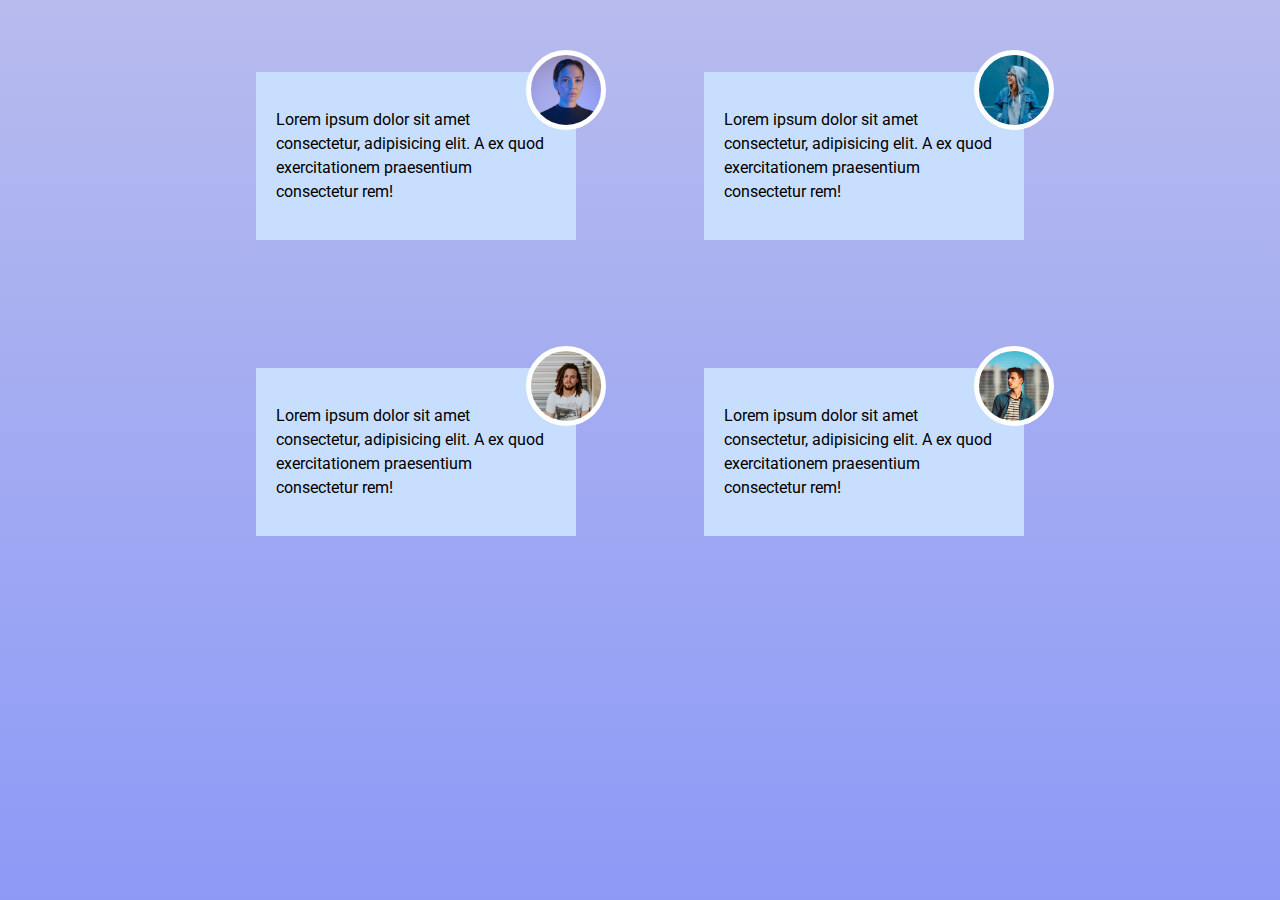
<file: 1. Variables/index.html>
<html lang="en">
  <head>
    <meta charset="UTF-8" />
    <meta http-equiv="X-UA-Compatible" content="IE=edge" />
    <meta name="viewport" content="width=device-width, initial-scale=1.0" />
    <title>Variables</title>
    <link rel="stylesheet" href="index.css" />
  </head>
  <body>
    <section class="container">
      <section class="card">
        <div class="img img-one"></div>
        <p class="info">
          Lorem ipsum dolor sit amet consectetur, adipisicing elit. A ex quod
          exercitationem praesentium consectetur rem!
        </p>
      </section>
      <section class="card">
        <div class="img img-two"></div>
        <p class="info">
          Lorem ipsum dolor sit amet consectetur, adipisicing elit. A ex quod
          exercitationem praesentium consectetur rem!
        </p>
      </section>
      <section class="card">
        <div class="img img-three"></div>
        <p class="info">
          Lorem ipsum dolor sit amet consectetur, adipisicing elit. A ex quod
          exercitationem praesentium consectetur rem!
        </p>
      </section>
      <section class="card">
        <div class="img img-four"></div>
        <p class="info">
          Lorem ipsum dolor sit amet consectetur, adipisicing elit. A ex quod
          exercitationem praesentium consectetur rem!
        </p>
      </section>
    </section>
  </body>
</html>
</file>
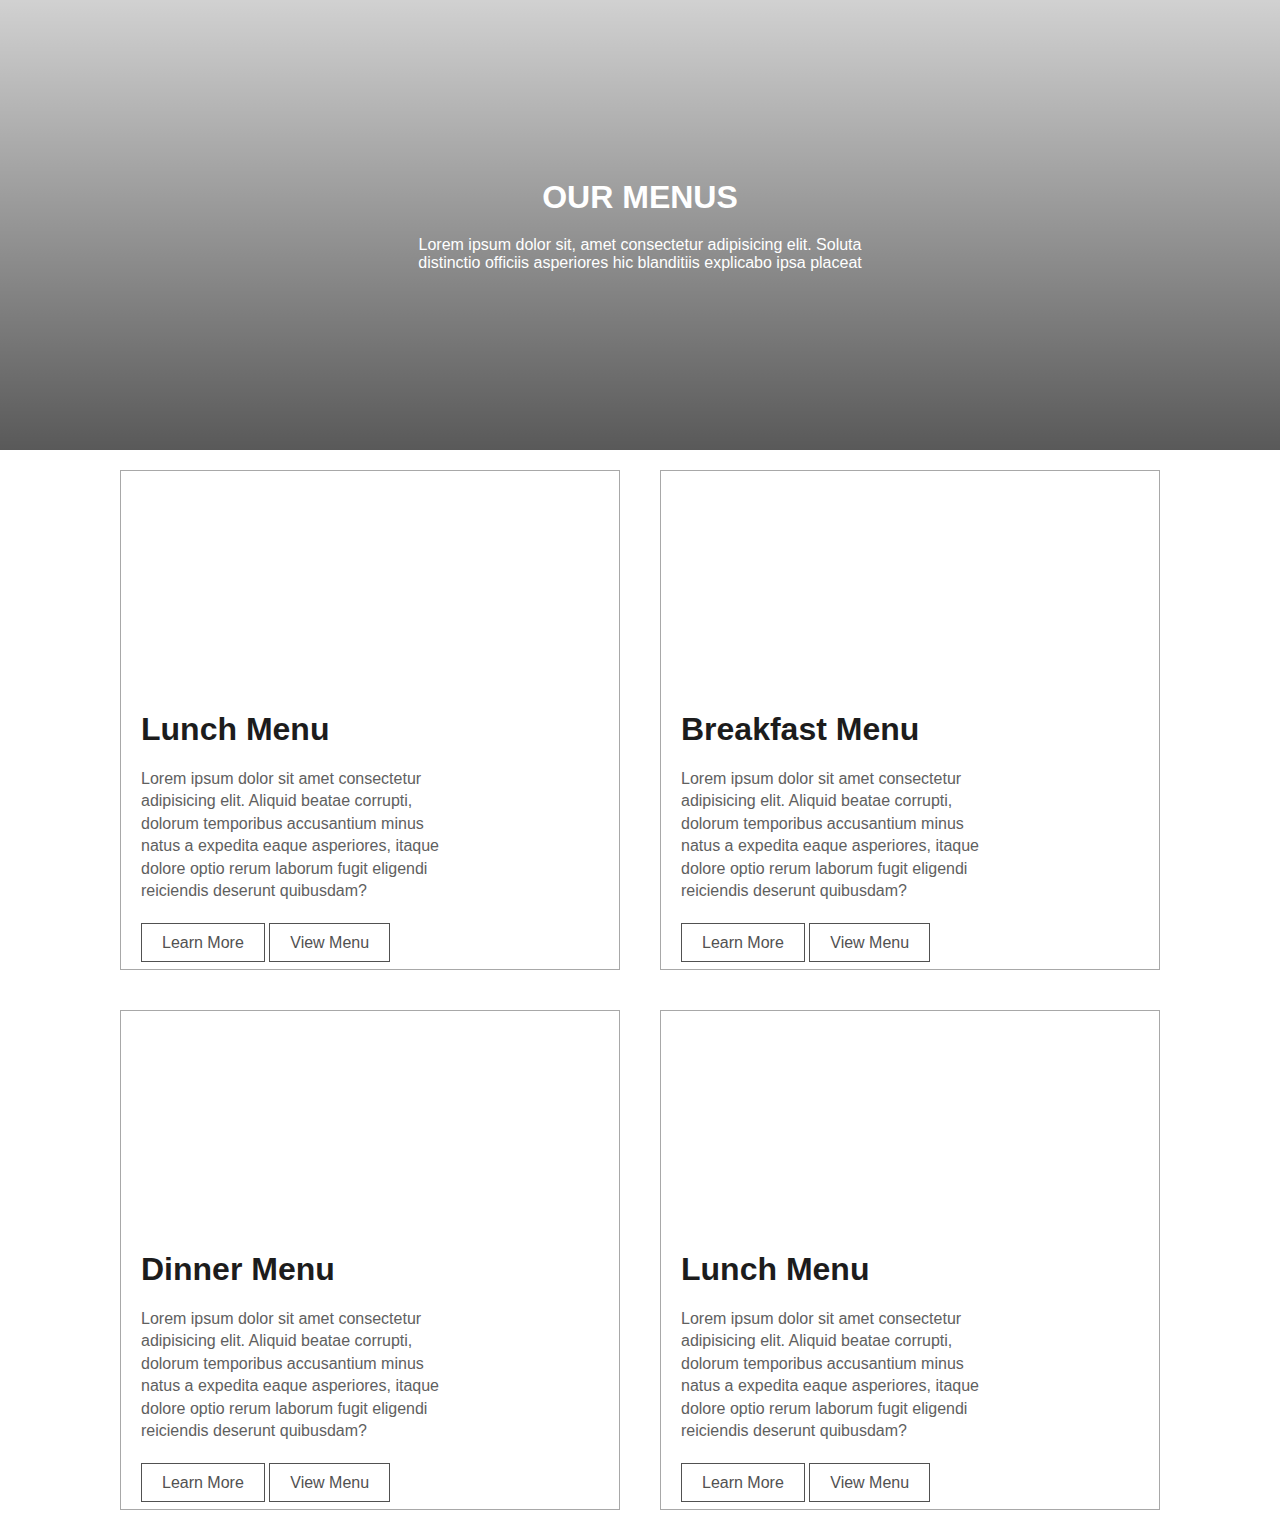
<file: Extends/index.html>
<html lang="en">
  <head>
    <meta charset="UTF-8" />
    <meta http-equiv="X-UA-Compatible" content="IE=edge" />
    <meta name="viewport" content="width=device-width, initial-scale=1.0" />
    <title>@extends</title>
    <link rel="stylesheet" href="style.css" />
  </head>
  <body>
    <header>
      <h1>OUR MENUS</h1>
      <p>
        Lorem ipsum dolor sit, amet consectetur adipisicing elit. Soluta
        distinctio officiis asperiores hic blanditiis explicabo ipsa placeat
      </p>
    </header>

    <section class="container">
      <div class="cards">
        <div class="card">
          <div class="card-img img-one"></div>
          <div class="card-content">
            <h1 class="card-title">Lunch Menu</h1>
            <p>
              Lorem ipsum dolor sit amet consectetur adipisicing elit. Aliquid
              beatae corrupti, dolorum temporibus accusantium minus natus a
              expedita eaque asperiores, itaque dolore optio rerum laborum fugit
              eligendi reiciendis deserunt quibusdam?
            </p>
            <a href="#" class="btn-primary">Learn More</a>
            <a href="#" class="btn-primary">View Menu</a>
          </div>
        </div>
        <div class="card">
          <div class="card-img img-two"></div>
          <div class="card-content">
            <h1 class="card-title">Breakfast Menu</h1>
            <p>
              Lorem ipsum dolor sit amet consectetur adipisicing elit. Aliquid
              beatae corrupti, dolorum temporibus accusantium minus natus a
              expedita eaque asperiores, itaque dolore optio rerum laborum fugit
              eligendi reiciendis deserunt quibusdam?
            </p>
            <a href="#" class="btn-primary">Learn More</a>
            <a href="#" class="btn-primary">View Menu</a>
          </div>
        </div>
        <div class="card">
          <div class="card-img img-three"></div>
          <div class="card-content">
            <h1 class="card-title">Dinner Menu</h1>
            <p>
              Lorem ipsum dolor sit amet consectetur adipisicing elit. Aliquid
              beatae corrupti, dolorum temporibus accusantium minus natus a
              expedita eaque asperiores, itaque dolore optio rerum laborum fugit
              eligendi reiciendis deserunt quibusdam?
            </p>
            <a href="#" class="btn-primary">Learn More</a>
            <a href="#" class="btn-primary">View Menu</a>
          </div>
        </div>
        <div class="card">
          <div class="card-img img-four"></div>
          <div class="card-content">
            <h1 class="card-title">Lunch Menu</h1>
            <p>
              Lorem ipsum dolor sit amet consectetur adipisicing elit. Aliquid
              beatae corrupti, dolorum temporibus accusantium minus natus a
              expedita eaque asperiores, itaque dolore optio rerum laborum fugit
              eligendi reiciendis deserunt quibusdam?
            </p>
            <a href="#" class="btn-primary">Learn More</a>
            <a href="#" class="btn-primary">View Menu</a>
          </div>
        </div>
      </div>
    </section>
  </body>
</html>
</file>
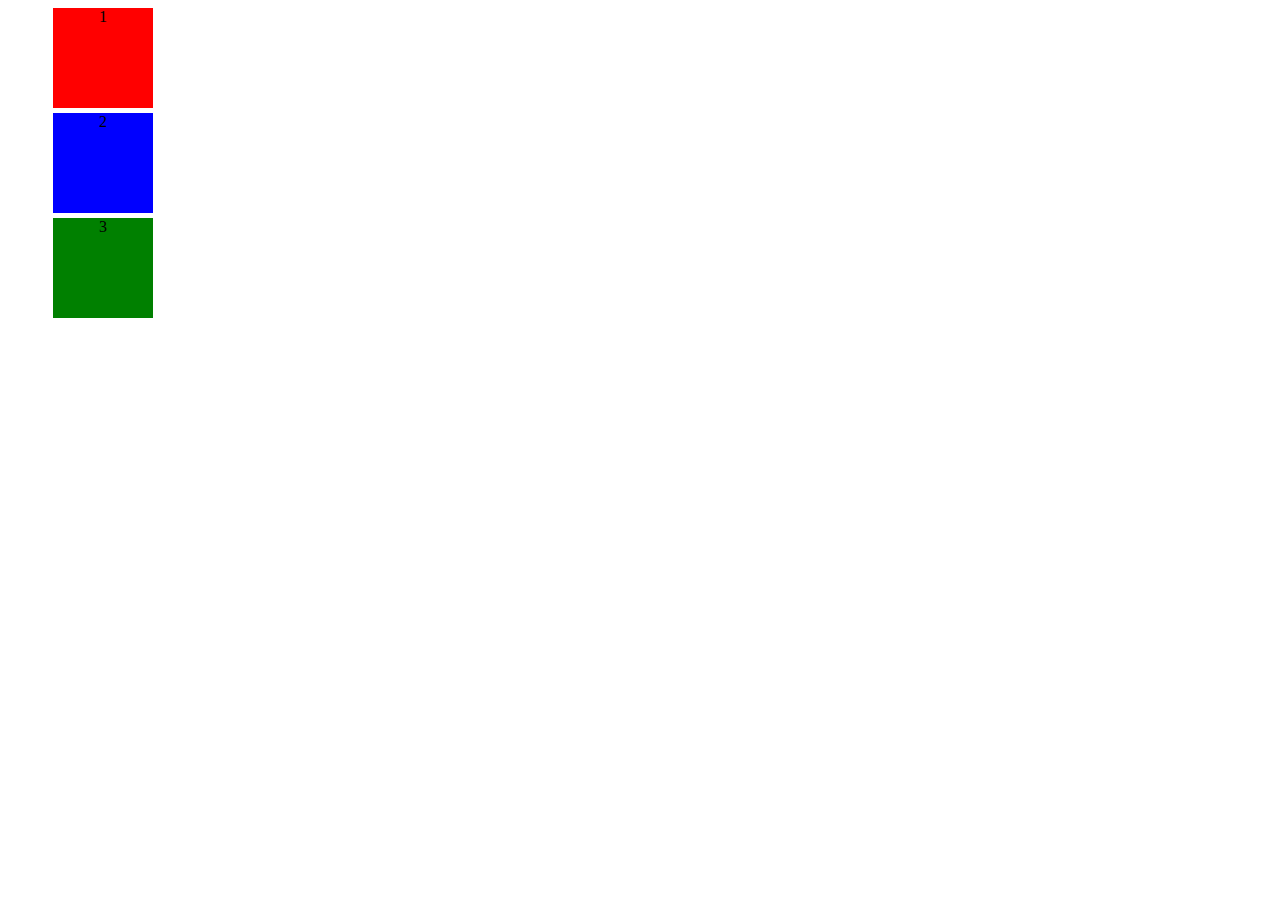
<file: Interpolation/index.html>
<html lang="en">
  <head>
    <meta charset="UTF-8" />
    <meta http-equiv="X-UA-Compatible" content="IE=edge" />
    <meta name="viewport" content="width=device-width, initial-scale=1.0" />
    <title>Interpolation</title>
    <link rel="stylesheet" href="style.css" />
  </head>
  <body>
    <ul>
      <li class="one">1</li>
      <li class="two">2</li>
      <li class="three">3</li>
    </ul>
  </body>
</html>
</file>
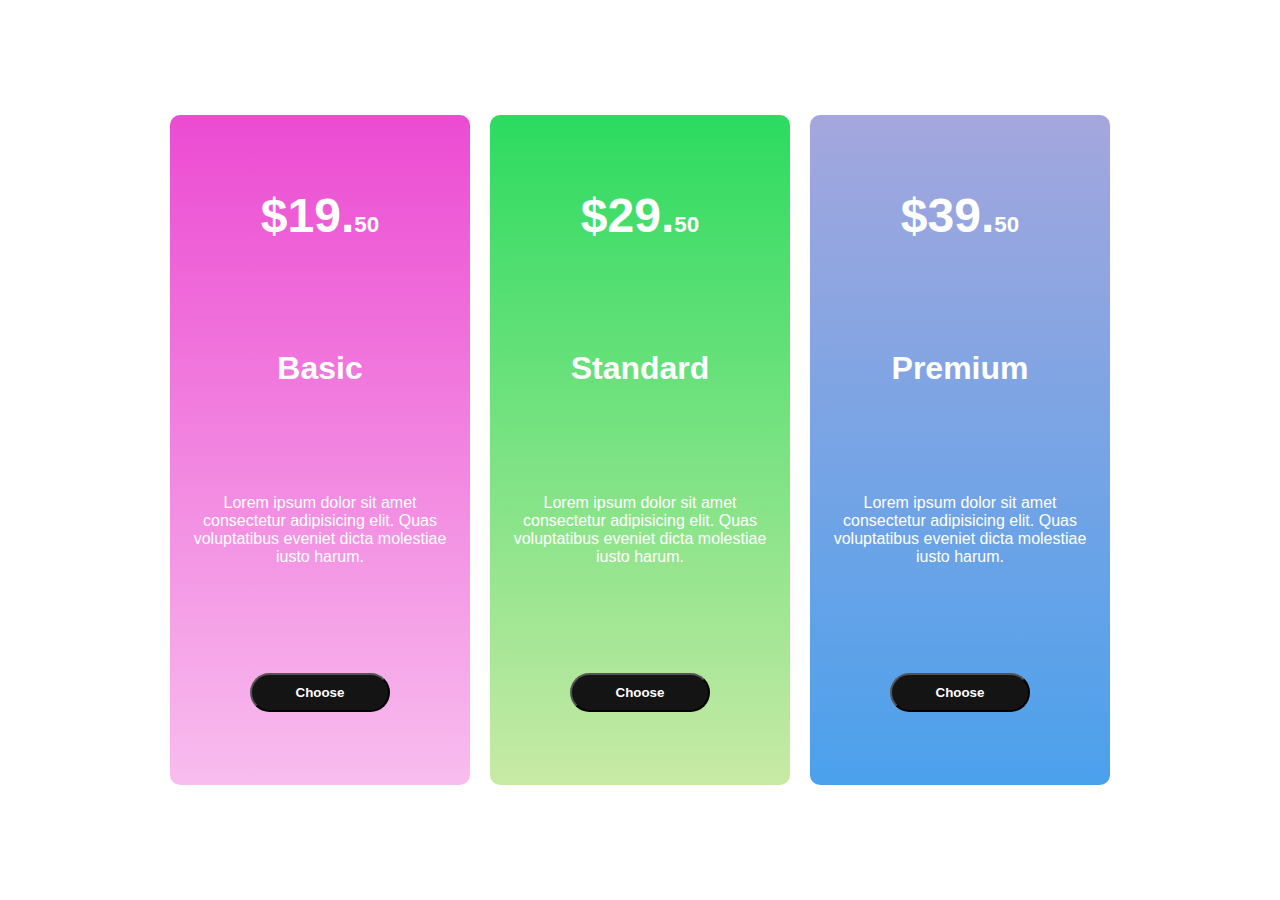
<file: Mixins/index.html>
<html lang="en">
  <head>
    <meta charset="UTF-8" />
    <meta http-equiv="X-UA-Compatible" content="IE=edge" />
    <meta name="viewport" content="width=device-width, initial-scale=1.0" />
    <title>Mixins</title>
    <link rel="stylesheet" href="style.css" />
  </head>
  <body>
    <section class="cards">
      <div class="card card-one">
        <div class="card-content">
          <h1 class="price">$19.<span>50</span></h1>
          <h1 class="card-name">Basic</h1>
          <p class="card-info">
            Lorem ipsum dolor sit amet consectetur adipisicing elit. Quas
            voluptatibus eveniet dicta molestiae iusto harum.
          </p>
          <button>Choose</button>
        </div>
      </div>
      <div class="card card-two">
        <div class="card-content">
          <h1 class="price">$29.<span>50</span></h1>
          <h1 class="card-name">Standard</h1>
          <p class="card-info">
            Lorem ipsum dolor sit amet consectetur adipisicing elit. Quas
            voluptatibus eveniet dicta molestiae iusto harum.
          </p>
          <button>Choose</button>
        </div>
      </div>
      <div class="card card-three">
        <div class="card-content">
          <h1 class="price">$39.<span>50</span></h1>
          <h1 class="card-name">Premium</h1>
          <p class="card-info">
            Lorem ipsum dolor sit amet consectetur adipisicing elit. Quas
            voluptatibus eveniet dicta molestiae iusto harum.
          </p>
          <button>Choose</button>
        </div>
      </div>
    </section>
  </body>
</html>
</file>
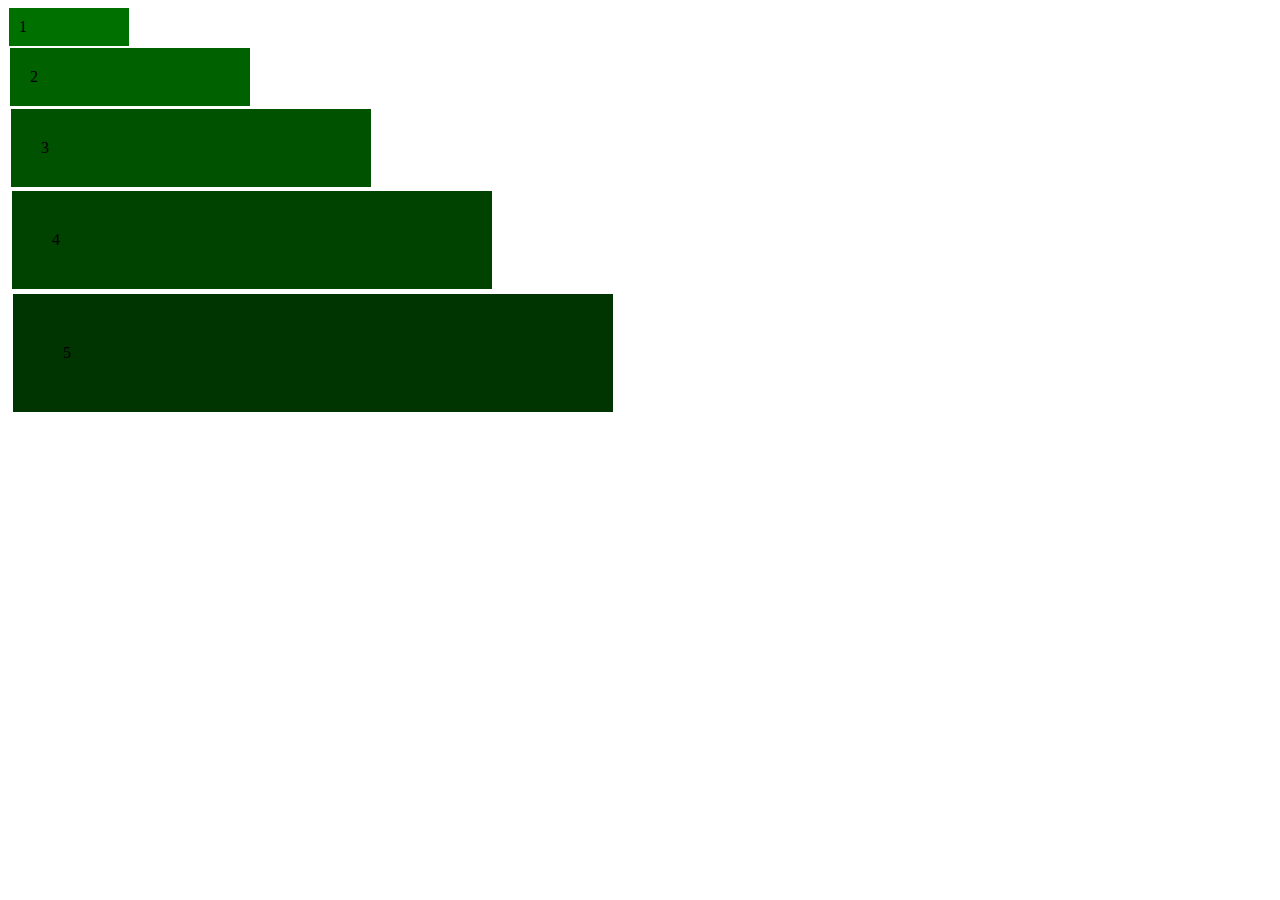
<file: Directive/2. For Loop/index.html>
<html lang="en">
  <head>
    <meta charset="UTF-8" />
    <meta http-equiv="X-UA-Compatible" content="IE=edge" />
    <meta name="viewport" content="width=device-width, initial-scale=1.0" />
    <title>For Loop</title>
    <link rel="stylesheet" href="style.css" />
  </head>
  <body>
    <!-- <div class="box-1">1</div>
    <div class="box-2">2</div>
    <div class="box-3">3</div>
    <div class="box-4">4</div>
    <div class="box-5">5</div>
    <div class="box-6">6</div>
    <div class="box-7">7</div>
    <div class="box-8">8</div>
    <div class="box-9">9</div>
    <div class="box-10">10</div> -->

    <div class="list-1">1</div>
    <div class="list-2">2</div>
    <div class="list-3">3</div>
    <div class="list-4">4</div>
    <div class="list-5">5</div>
  </body>
</html>
</file>
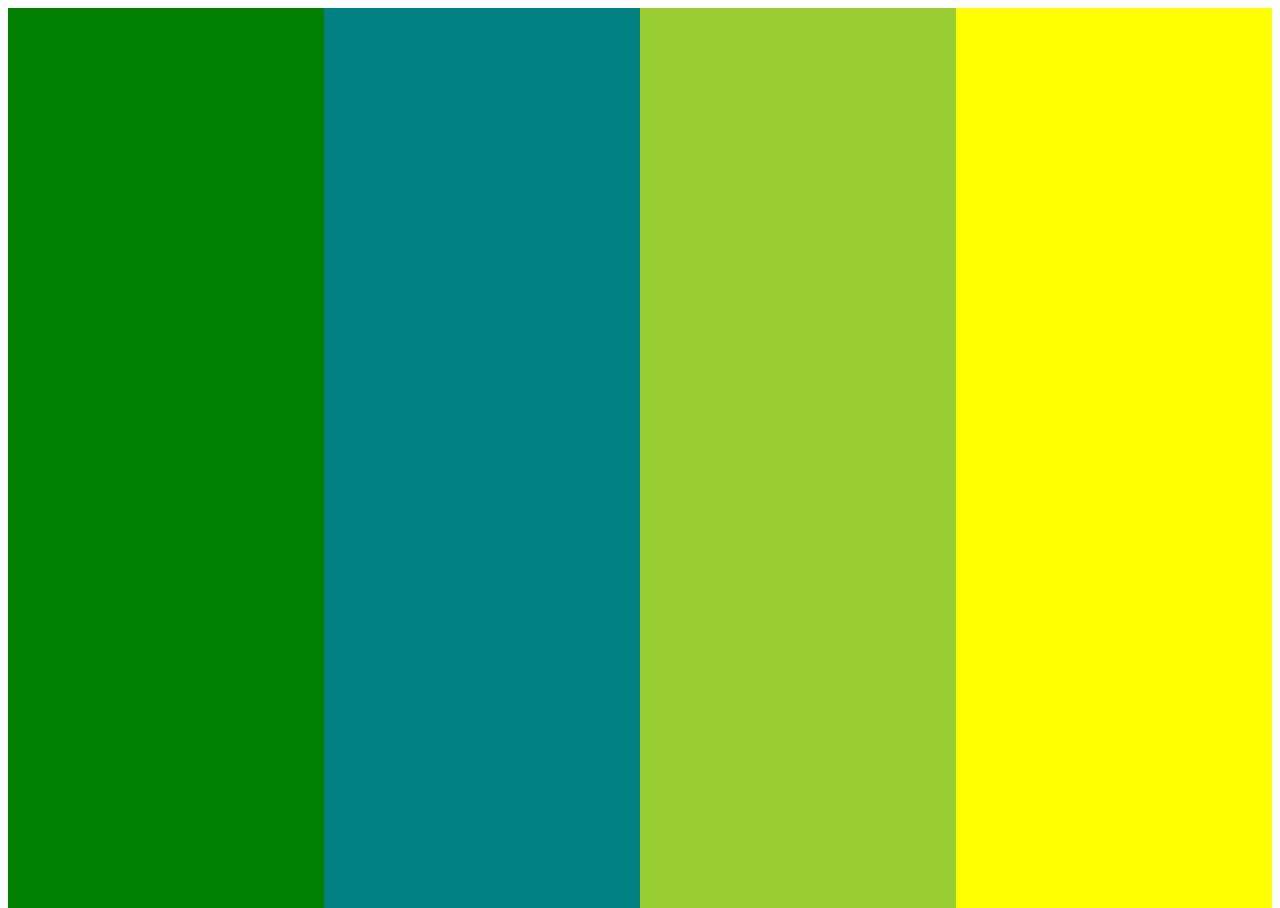
<file: Directive/3. Each Loop/index.html>
<html lang="en">
  <head>
    <meta charset="UTF-8" />
    <meta http-equiv="X-UA-Compatible" content="IE=edge" />
    <meta name="viewport" content="width=device-width, initial-scale=1.0" />
    <title>Each Loop</title>
    <link rel="stylesheet" href="style.css" />
  </head>
  <body>
    <div class="green"></div>
    <div class="teal"></div>
    <div class="yellowgreen"></div>
    <div class="yellow"></div>
  </body>
</html>
</file>
<file: 1. Variables/index.css>
@import url("https://fonts.googleapis.com/css2?family=Roboto:wght@300;400&display=swap");
body {
  background: linear-gradient(rgba(165, 170, 233, 0.8), #8c9af6);
}

.container {
  display: flex;
  flex-wrap: wrap;
  justify-content: center;
  align-items: center;
  font-family: "Roboto", sans-serif;
}

.card {
  background: #c8deff;
  max-width: 280px;
  padding: 20px;
  line-height: 24px;
  margin: 4rem;
  position: relative;
}

.img {
  width: 70px;
  height: 70px;
  border-radius: 100%;
  border: 5px solid white;
  position: absolute;
  right: -30px;
  bottom: 110px;
}

.img-one {
  background: url("Images/one.jpg") no-repeat center/cover;
}

.img-two {
  background: url("Images/two.jpg") no-repeat center/cover;
}

.img-three {
  background: url("Images/three.jpg") no-repeat center/cover;
}

.img-four {
  background: url("Images/four.jpg") no-repeat center/cover;
}/*# sourceMappingURL=index.css.map */
</file>
<file: Extends/style.css>
* {
  margin: 0;
  padding: 0;
  box-sizing: border-box;
}

.flex-center, .container .cards, header {
  display: flex;
  flex-direction: column;
  justify-content: center;
  align-items: center;
  flex-wrap: wrap;
  font-family: sans-serif;
}

header {
  height: 50vh;
  background: linear-gradient(rgba(0, 0, 0, 0.179), rgba(0, 0, 0, 0.65)), url("https://images.unsplash.com/photo-1606787366850-de6330128bfc?ixlib=rb-4.0.3&ixid=MnwxMjA3fDB8MHxwaG90by1wYWdlfHx8fGVufDB8fHx8&auto=format&fit=crop&w=1170&q=80");
  background-repeat: no-repeat;
  background-size: cover;
  color: #fff;
}
header p {
  margin-top: 20px;
  max-width: 500px;
  text-align: center;
}

.container {
  height: 100vh;
}
.container .cards {
  flex-direction: row;
}
.container .cards .card {
  border: 0.6px solid rgb(168, 168, 168);
  width: 500px;
  height: 500px;
  padding: 20px;
  margin: 20px;
  font-family: sans-serif;
}
.container .cards .card .card-img, .container .cards .card .img-four, .container .cards .card .img-three, .container .cards .card .img-two {
  background-image: url("https://images.unsplash.com/photo-1543352634-99a5d50ae78e?ixlib=rb-4.0.3&ixid=MnwxMjA3fDB8MHxwaG90by1wYWdlfHx8fGVufDB8fHx8&auto=format&fit=crop&w=2071&q=80");
  background-repeat: no-repeat;
  background-size: cover;
  width: 100%;
  height: 200px;
  margin-bottom: 20px;
}
.container .cards .card .img-two {
  background-image: url("https://images.unsplash.com/photo-1657299170932-e75407883a6a?ixlib=rb-4.0.3&ixid=MnwxMjA3fDF8MHxwaG90by1wYWdlfHx8fGVufDB8fHx8&auto=format&fit=crop&w=1171&q=80");
}
.container .cards .card .img-three {
  background-image: url("https://images.unsplash.com/photo-1490645935967-10de6ba17061?ixlib=rb-4.0.3&ixid=MnwxMjA3fDB8MHxwaG90by1wYWdlfHx8fGVufDB8fHx8&auto=format&fit=crop&w=2053&q=80");
}
.container .cards .card .img-four {
  background-image: url("https://images.unsplash.com/photo-1594046243098-0fceea9d451e?ixlib=rb-4.0.3&ixid=MnwxMjA3fDB8MHxwaG90by1wYWdlfHx8fGVufDB8fHx8&auto=format&fit=crop&w=1170&q=80");
}
.container .cards .card p {
  margin-bottom: 2rem;
  max-width: 300px;
  line-height: 1.4;
  color: rgb(96, 96, 96);
}
.container .cards .card .card-title {
  margin-bottom: 20px;
  color: rgb(28, 28, 28);
}
.container .cards .card .btn-primary {
  text-decoration: none;
  color: #515151;
  border: 1px solid #515151;
  padding: 10px 20px;
}/*# sourceMappingURL=style.css.map */
</file>
<file: Interpolation/style.css>
li {
  width: 100px;
  height: 100px;
  list-style-type: none;
  margin: 5px;
  text-align: center;
}

.one {
  background: red;
}

.two {
  background: blue;
}

.three {
  background: green;
}/*# sourceMappingURL=style.css.map */
</file>
<file: Mixins/style.css>
* {
  margin: 0;
  padding: 0;
  box-sizing: border-box;
}

.cards {
  display: flex;
  flex-wrap: wrap;
  justify-content: center;
  align-items: center;
  height: 100vh;
}

.card {
  width: 300px;
  padding: 20px;
  background: linear-gradient(to bottom, #ec4bd2, rgba(235, 75, 208, 0.3647058824));
  border-radius: 10px;
  color: #fff;
  margin: 10px;
}
.card .card-content {
  display: flex;
  flex-direction: column;
  justify-content: space-around;
  align-items: center;
  text-align: center;
  font-family: sans-serif;
  height: 70%;
}
.card .card-content .price {
  font-size: 3rem;
}
.card .card-content .price span {
  font-size: 1.4rem;
}
.card .card-content .price .card-name {
  font-size: 2rem;
}
.card .card-content .price .card-info {
  font-size: 14px;
  padding: 0 20px;
  line-height: 1.4;
}
.card .card-content button {
  background: #141414;
  color: #fff;
  font-weight: bold;
  padding: 10px 20px;
  width: 140px;
  border-radius: 100px;
  cursor: pointer;
}

.card-two {
  background: linear-gradient(to bottom, #2cdb60, rgba(105, 197, 8, 0.3647058824));
}

.card-three {
  background: linear-gradient(to bottom, rgba(6, 13, 163, 0.3647058824), #4ba1ec);
}/*# sourceMappingURL=style.css.map */
</file>
<file: Directive/2. For Loop/style.css>
.list-1 {
  width: 100px;
  background: rgb(0, 112.7, 0);
  margin: 1;
  padding: 10px;
}

.list-2 {
  width: 200px;
  background: rgb(0, 97.4, 0);
  margin: 2;
  padding: 20px;
}

.list-3 {
  width: 300px;
  background: rgb(0, 82.1, 0);
  margin: 3;
  padding: 30px;
}

.list-4 {
  width: 400px;
  background: rgb(0, 66.8, 0);
  margin: 4;
  padding: 40px;
}

.list-5 {
  width: 500px;
  background: rgb(0, 51.5, 0);
  margin: 5;
  padding: 50px;
}/*# sourceMappingURL=style.css.map */
</file>
<file: Directive/3. Each Loop/style.css>
.green {
  background: green;
}

.teal {
  background: teal;
}

.yellowgreen {
  background: yellowgreen;
}

.yellow {
  background: yellow;
}

body {
  display: flex;
}

div {
  flex: 1 1 auto;
  height: 100vh;
}/*# sourceMappingURL=style.css.map */
</file>
